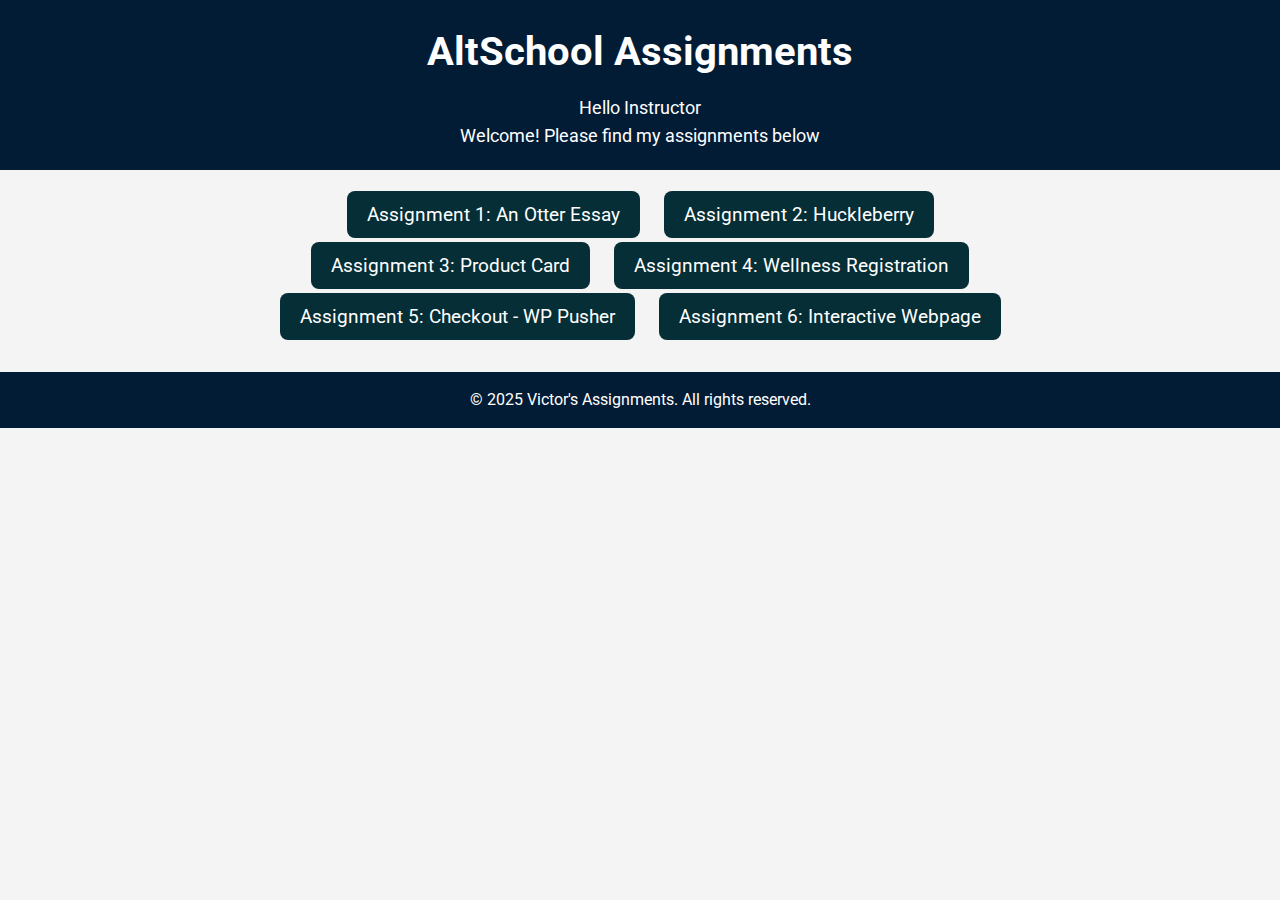
<file: index.html>
<!DOCTYPE html>
<html lang="en">
<head>
    <meta charset="UTF-8">
    <meta name="viewport" content="width=device-width, initial-scale=1.0">
    <title>AltSchool Assignments</title>
    <link href="https://fonts.googleapis.com/css2?family=Roboto:wght@400;700&display=swap" rel="stylesheet">
    <link rel="stylesheet" href="styles.css"> <!-- Linking the external CSS -->
</head>
<body>
    <header>
        <h1>AltSchool Assignments</h1>
        <p>Hello Instructor</p>
        <p>Welcome! Please find my assignments below</p>
    </header>

    <nav>
        <ul>
            <li><a href="/Ex1/">Assignment 1: An Otter Essay</a></li>
            <li><a href="/Ex2/">Assignment 2: Huckleberry</a></li>
            <li><a href="/Ex3/">Assignment 3: Product Card</a></li>
            <li><a href="/Ex4/">Assignment 4: Wellness Registration</a></li>
            <li><a href="/Ex5/">Assignment 5: Checkout - WP Pusher</a></li>
            <li><a href="/Ex6/">Assignment 6: Interactive Webpage</a></li>
        </ul>
    </nav>

    <footer>
        <p>&copy; 2025 Victor's Assignments. All rights reserved.</p>
    </footer>
</body>
</html>
</file>
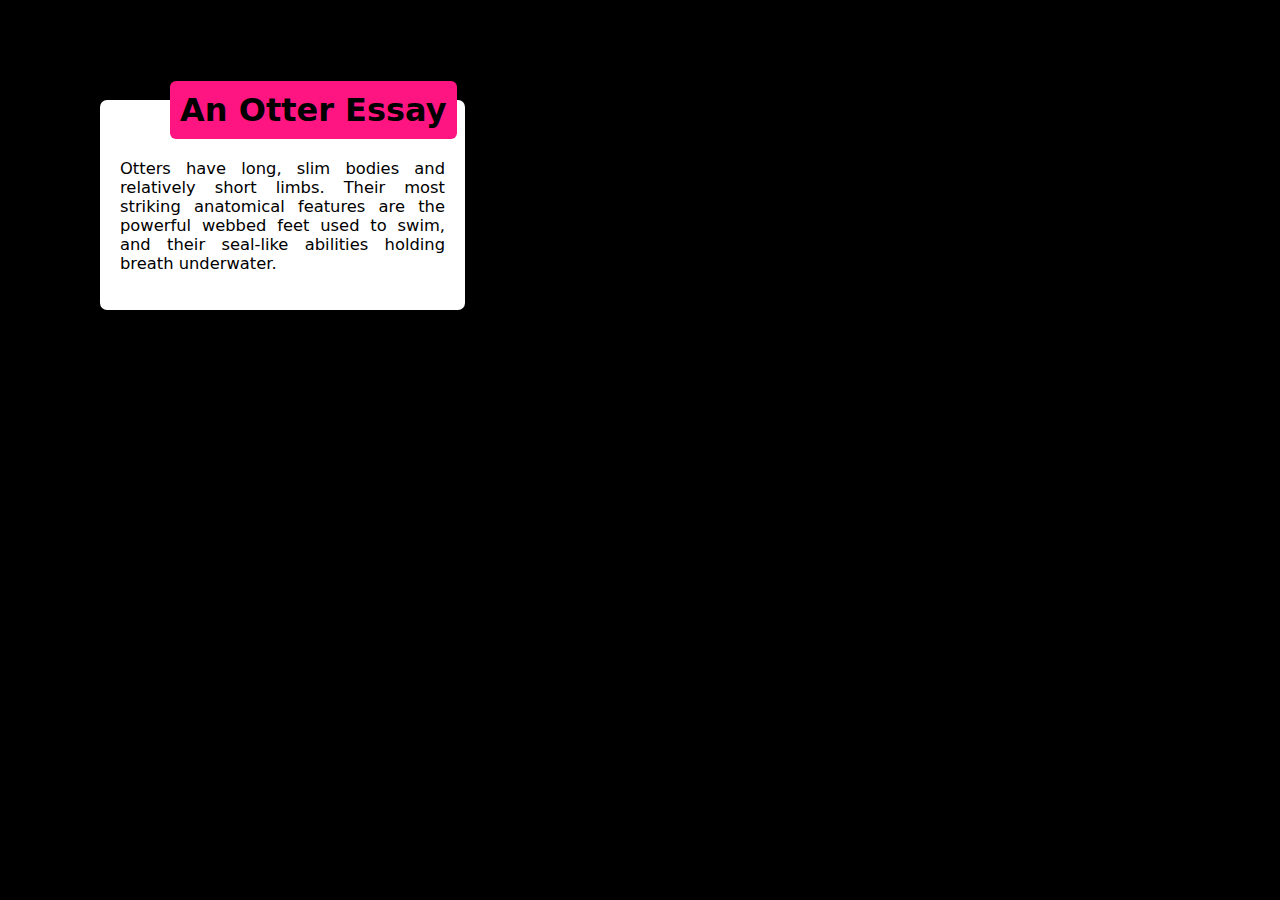
<file: Ex1/index.html>
<!DOCTYPE html>
<html lang="en">

<head>
    <meta charset="UTF-8">
    <meta name="viewport" content="width=device-width, initial-scale=1.0">
    <title>An Otter Essay</title>
    <link href="./style.css" rel="stylesheet" />
</head>

<body>
    <div class="container">
        <div class="header">
            <h1>An Otter Essay</h1>
        </div>
        <div>
            <p>Otters have long, slim bodies and relatively short limbs. Their most striking anatomical features are the
                powerful webbed feet used to swim, and their seal-like abilities holding breath underwater.</p>
        </div>
    </div>
</body>

</html>
</file>
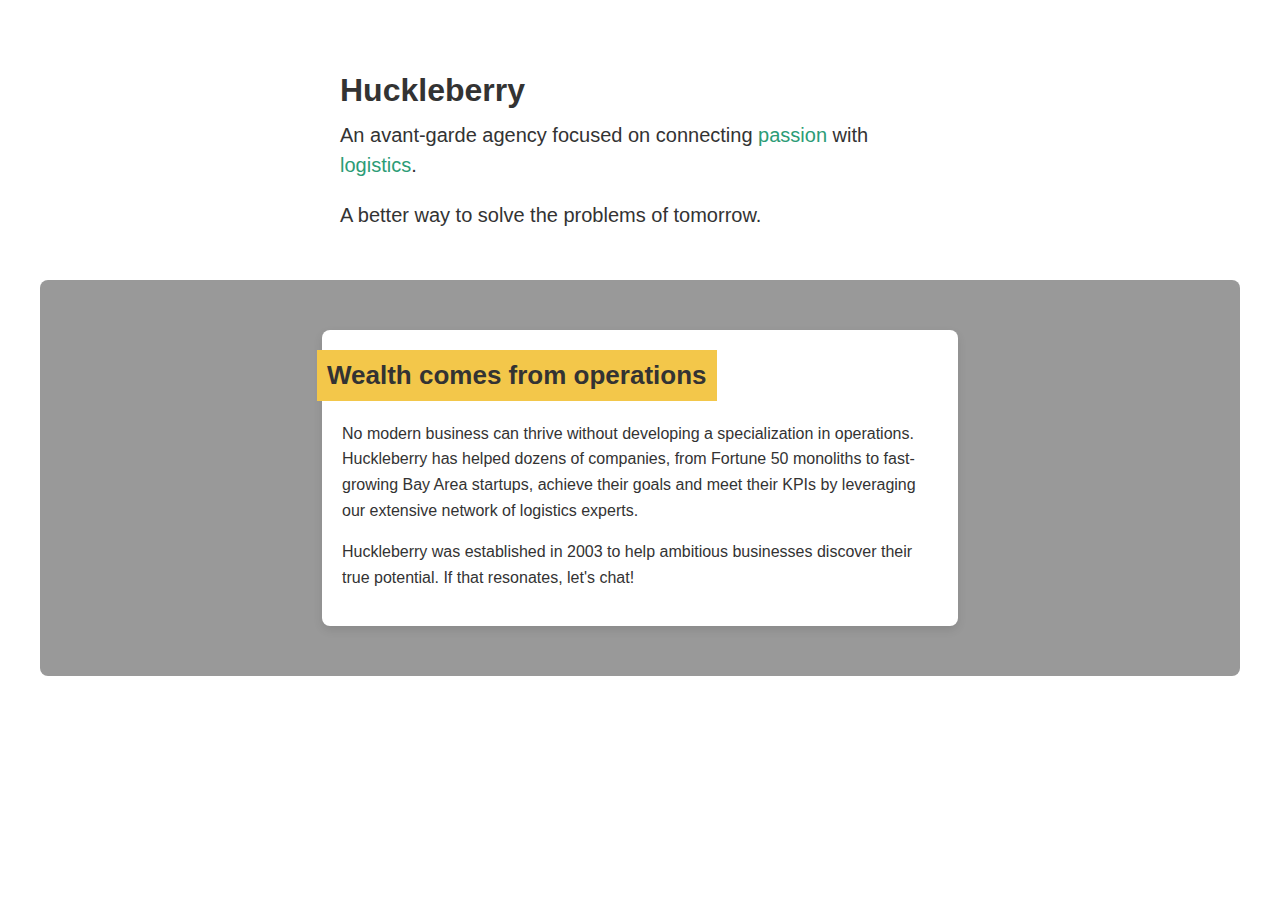
<file: Ex2/index.html>
<!DOCTYPE html>
<html lang="en">
<head>
  <meta charset="UTF-8">
  <meta name="viewport" content="width=device-width, initial-scale=1.0">
  <title>Huckleberry</title>
  <link rel="stylesheet" href="styles.css">
</head>
<body>
  <div class="container">
    <header>
      <h1 class="company-name">Huckleberry</h1>
      <p class="tagline">An avant-garde agency focused on connecting <span class="highlight">passion</span> with <span class="highlight">logistics</span>.</p>
      <p class="tagline">A better way to solve the problems of tomorrow.</p>
    </header>

    <section class="info-section">
      <div class="info-card">
        <h2 class="highlighted-heading">Wealth comes from operations</h2>
        <p class="info-text">
          No modern business can thrive without developing a specialization in operations. 
          Huckleberry has helped dozens of companies, from Fortune 50 monoliths to fast-growing Bay Area startups, 
          achieve their goals and meet their KPIs by leveraging our extensive network of logistics experts.
        </p>
        <p class="info-text">
          Huckleberry was established in 2003 to help ambitious businesses discover their true potential. 
          If that resonates, let's chat!
        </p>
      </div>
    </section>
  </div>
</body>
</html>
</file>
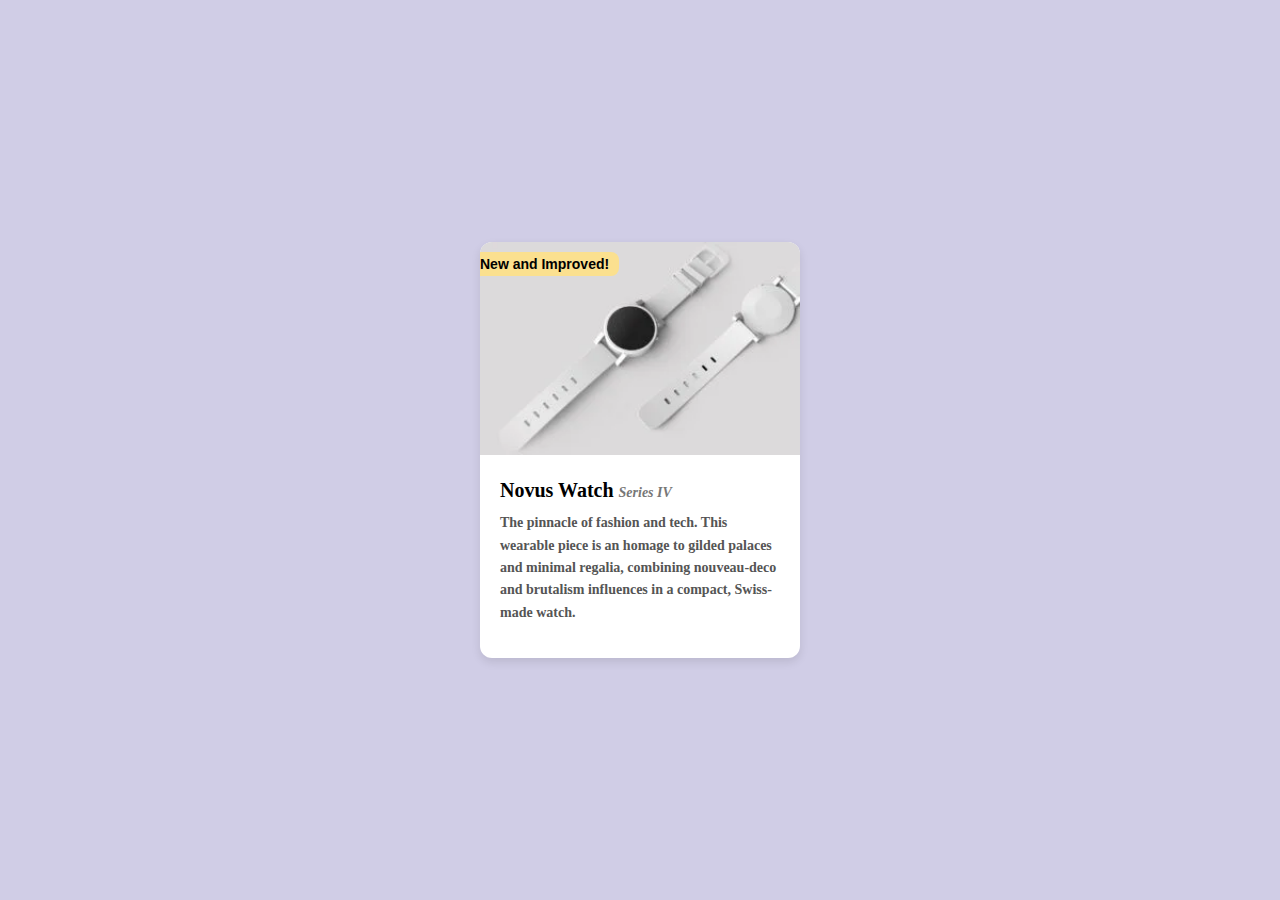
<file: Ex3/index.html>
<!DOCTYPE html>
<html lang="en">
<head>
  <meta charset="UTF-8">
  <meta name="viewport" content="width=device-width, initial-scale=1.0">
  <title>Product Card</title>
  <link rel="stylesheet" href="style.css">
</head>
<body>
  <div class="card-container">
    <div class="card">
      <div class="badge">New and Improved!</div>
      <img src="iwatch.png" alt="Novus Watch" class="card-image">
      <div class="card-content">
        <h2 class="card-title">Novus Watch <span class="series">Series IV</span></h2>
        <p class="card-description">
          The pinnacle of fashion and tech. This wearable piece is an homage to gilded palaces and minimal regalia, 
          combining nouveau-deco and brutalism influences in a compact, Swiss-made watch.
        </p>
      </div>
    </div>
  </div>
</body>
</html>
</file>
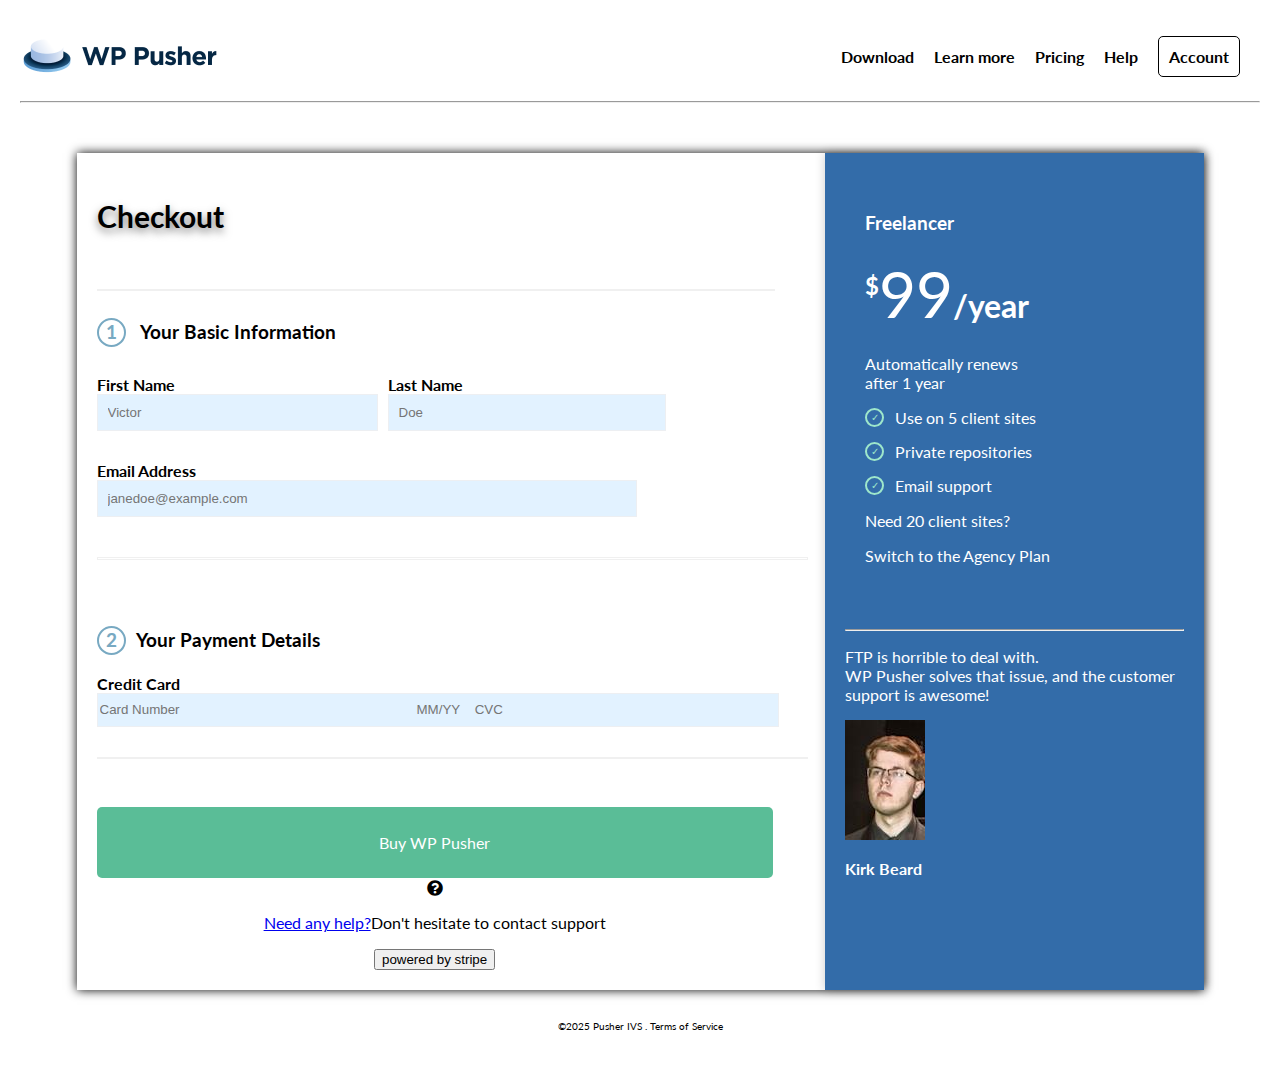
<file: Ex5/index.html>
<!DOCTYPE html>
<html lang="en">

<head>
    <meta charset="UTF-8">
    <meta http-equiv="X-UA-Compatible" content="IE=edge">
    <meta name="viewport" content="width=device-width, initial-scale=1.0">
    <title>WPUSHER</title>
    <link rel="stylesheet" href="styles.css">
    <link rel="stylesheet" href="https://cdnjs.cloudflare.com/ajax/libs/font-awesome/5.15.4/css/all.min.css">
</head>

<body>
    <div class="nav-container">
        <header class="header">
            <div>
                <img src="wpusher.png" alt="Wpusher logo" />
            </div>
            <nav>
                <ul>
                    <a href="#">Download</a></li>
                    <a href="#">Learn more</a></li>
                    <a href="#">Pricing</a></li>
                    <a href="#">Help</a></li>
                    <a href="#"><span>Account</span></a></li>
                </ul>
            </nav>
        </header>
    </div>
    <div>
        <hr class="check-line">
    </div>
    <main class="main">
        <div class="first-contain">
            <div class="content-left">
                <h2>Checkout</h2>
                <hr class="line-checkout">
                <div class="checkout-form">
                    <h3 data-step="1"> Your Basic Information</h3>

                    <div class="name-form">
                        <div class="first-name">
                            <label for="first-name">First Name</label>
                            <input type="text" id="first-name" name="name" placeholder="Victor"/>
                        </div>
                        <div class="last-name">
                            <label for="last-name">Last Name</label>
                            <input type="text" id="last-name" name="name" placeholder="Doe"/>
                    </div>
                </div>
                <div class="email-form">
                    <label for="email">Email Address</label>
                    <input type="email" id="email" name="email" placeholder="janedoe@example.com"/>
                </div>
                <hr class="line-personal-info">
            </div>
            <div class="checkout-card">
                <h3 data-step="2">Your Payment Details</h3>
                <label for="credit-card">Credit Card</label>
                <input type="num" id="credit-card" name="credit-card" placeholder="Card Number                                                                MM/YY    CVC">
                
                <hr class="line-below-check">
            </div>

            <div class="checkout-button">
                <p>Buy WP Pusher</p>
            </div>

            <div class="support">
                <i class="fas fa-question-circle"></i>
                <p><a href="#">Need any help?</a>Don't hesitate to contact support</p>
            </div>
            <div class="stripe">
                <button>powered by <span>stripe</span></button>
            </div>
        </div>
        <div class="content-right">
            <div class="top">
                <h3>Freelancer</h3>
                <h1><span class="dollar">$</span><span class="years">99</span></span>/year</h1>
                <p>Automatically renews <br> after 1 year</p>
                <ol>
                    <li>Use on <span>5</span> client sites</li>
                    <li>Private repositories</li>
                    <li>Email support</li>
                </ol>

                <p>Need 20 client sites?</p>
                <p><span class="custom">Switch to the Agency Plan</span></p>
            </div>

            <div class="bottom">
                <hr class="line-above-comment">
                <p><span>FTP is horrible to deal with. <br>
                        WP Pusher solves that issue, and the customer support is awesome!</span>
                </p>
                <div class="review">
                    <img src="kirk.jpeg" alt="Review Image" class="review-image">
                    <p><strong>Kirk Beard</strong></p>
                </div>
            </div>
        </div>
    </main>
    <div class="footer">
        <footer>
            <p>&copy;2025 Pusher IVS . <span>Terms of Service</span></p>
        </footer>
    </div>
</body>
</html
</file>
<file: Ex1/style.css>
body {
    background-color: black;
    font-family: system-ui, -apple-system, BlinkMacSystemFont, 'Segoe UI', Roboto, Oxygen, Ubuntu, Cantarell, 'Open Sans', 'Helvetica Neue', sans-serif;
    margin: 100px;
  }
  .container {
    background-color: white;
    border-radius: 7px;
    padding: 20px;
    text-align: justify;
    width: 325px;
  }
  .header h1 {
    background-color:  rgb(255, 21, 130);
    bottom: 60px;
    border-radius: 6px;
    left: 50px;
    margin-bottom: auto;
    position:relative;
    padding: 10px;
    width: fit-content;
  }

  p {
    font-size: 1.02rem;
    margin-top: -40px;
    
  }
</file>
<file: Ex2/styles.css>
/* General Styles */
body {
  font-family: 'Segoe UI', Tahoma, Verdana, sans-serif;
  margin: 0;
  padding: 0;
  color: #333;
}

.container {
  padding: 50px 30px;
  max-width: 1200px;
  margin: 0 auto;
}

header {
  text-align: left;
  padding-left: 300px; /* Match the margin-left of .info-card */
}

.company-name {
  color: #333;
  font-weight: bold;
  font-size: 2rem; /* Relative unit */
  line-height: 1.2;
  margin-bottom: 10px;
}

.tagline {
  font-size: 1.25rem; /* Relative unit */
  line-height: 1.5;
  margin-top: 10px;
  max-width: 600px; /* Limit width for readability */
}

.highlight {
  color: #2c9c76; /* Green color for highlighting */
}

.info-section {
  border-radius: 8px;
  background-color: #999999;
  margin-top: 50px;
  padding: 50px;
}

.info-card {
  border-radius: 8px;
  box-shadow: 0 4px 10px rgba(0, 0, 0, 0.1);
  background-color: #fff;
  padding: 20px;
  margin-left: 232px; /* Shift to the right */
  margin-right: 232px; /* Shift to the left */
  max-width: 808px; /* Limit width for readability */
}

.highlighted-heading {
  background-color: #f3c74a; /* Yellow background for the heading */
  color: #333;
  font-size: 1.625rem; /* Relative unit */
  padding: 10px;
  display: inline-block; /* Make the heading fit its content */
  margin-bottom: 20px; /* Space below the heading */
  margin-left: -25px;
  margin-top: 0;
}

  
.info-text {
  font-size: 1rem; /* Relative unit */
  line-height: 1.6;
  margin-top: 0;
}

/* Mobile Styles */
@media (max-width: 768px) {
  .container {
    padding: 10px;
  }

  header {
    padding-left: 20px; /* Reduce padding for mobile */
  }

  .company-name {
    font-size: 1.75rem; /* Smaller font size for mobile */
  }

  .tagline {
    font-size: 1rem; /* Smaller font size for mobile */
    max-width: 100%; /* Full width on mobile */
  }

  .info-section {
    padding: 10px;
  }

  .info-card {
    margin-left: 20px; /* Reduce margin for mobile */
    margin-right: 20px; /* Reduce margin for mobile */
    padding: 15px;
  }

  .highlighted-heading {
    font-size: 1.25rem; /* Smaller font size for mobile */
    padding: 8px;
  }

  .info-text {
    font-size: 0.875rem; /* Smaller font size for mobile */
  }
}
</file>
<file: Ex3/style.css>
body {
    font-family:'Times New Roman', Times, serif;
    background-color: #d0cde6;
    margin: 0;
    display: flex;
    justify-content: center;
    align-items: center;
    height: 100vh;
  }
  
  .card-container {
    display: flex;
    justify-content: center;
    align-items: center;
  }
  
  .card {
    background-color: white;
    border-radius: 12px;
    box-shadow: 0 4px 10px rgba(0, 0, 0, 0.1);
    width: 320px;
    overflow: hidden;
    position: relative;
  }
  
  .badge {
    position: absolute;
    top: 10px;
    left: -10px;
    background-color: #fbe08f;
    color: #000;
    font-size: 14px;
    font-weight: bold;
    padding: 4px 10px;
    border-radius: 8px;
    z-index: 1;
    font-family:'Lucida Sans', 'Lucida Sans Regular', 'Lucida Grande', 'Lucida Sans Unicode', Geneva, Verdana, sans-serif;
  }
  
  .card-image {
    width: 100%;
    height: auto;
  }
  
  .card-content {
    padding: 20px;
  }
  
  .card-title {
    font-size: 20px;
    font-weight: bold;
    margin: 0;
  }
  
  .series {
    font-size: 14px;
    color: #777;
    font-style: italic;
  }
  
  .card-description {
    margin-top: 10px;
    font-size: 14px;
    color: #555;
    line-height: 1.6;
    font-family: 'Times New Roman', Times, serif;
    font-weight: bold;
  }
  /*Media Queries*/
  @media (max-width: 768px) {
    .card {
      width: 90%;
    }
  }
  @media (max-width: 480px) {
    .card {
      width: 100%;
    }
    .card-image {
      height: 200px;
      object-fit: cover;
    }
    .card-content {
      padding: 15px;
    }
    .card-title {
      font-size: 18px;
    }
    .card-description {
      font-size: 12px;
    }
  }
</file>
<file: Ex5/styles.css>
@import url('https://fonts.googleapis.com/css2?family=Lato:ital,wght@0,100;0,300;0,400;0,700;0,900;1,100;1,300;1,400;1,700;1,900&family=Red+Hat+Text:ital,wght@0,300..700;1,300..700&display=swap');

body {
  font-family: 'Lato', sans-serif;
  margin: 10px;
  padding: 10px;

}

.nav-container {
  display: flex;
  flex-direction: column;
  align-items: center;
}

.header {
  display: flex;
  align-items: center;
  justify-content: space-between;
  width: 100%;

}

.nav-container ul {
  display: flex;
  align-items: center;
  margin-inline: 10px;
  list-style: none;
  padding: 0;
  font-weight: 700;
}

.nav-container ul a {
  display: flex;
  margin-inline: 10px;
  background-color: transparent;
  color: black;
  border-radius: 3px;
  cursor: pointer;
  text-decoration: none;
}

.nav-container ul a:hover {
  background-color: lightgrey;
}

.nav-container ul a span {
  padding: 10px;
  border: 1px solid black;
  border-radius: 5px;

}

.main {
  display: flex;
  flex-direction: row;
  justify-content: center;
  margin-top: 50px;
  width: 100%;
}

.first-contain {
  display: flex;
  flex-direction: row;
  flex-wrap: nowrap;
  justify-content: space-between;
  box-shadow: 0 0 10px;
  height: auto;
  max-width: 100vw;
}

.content-left {
  display: flex;
  flex-direction: column;
  width: 60%;
  padding: 20px;
  position: relative;
}

.content-left label {
  font-weight: 700;
}

h2 {
  font-size: 1.875rem;
  text-shadow: 0px 4px 8px rgba(0, 0, 0, 0.5)
}

.content-right {
  display: flex;
  flex-direction: column;
  width: 30%;
  background-color: rgb(51, 108, 169);
  color: white;
  box-shadow: 0 0 10px rgba(0, 0, 0, 0.2);
  gap: 20px;
  padding: 20px;
}

.content-right .dollar {
  font-size: 1.5rem;
  vertical-align: 80%;
}

.content-right .years {
  font-size: 4rem;
  font-weight: lighter;

}

.line-checkout {
  border: 0.2px solid #ccc;
  height: 0px;
  width: 100%;
  margin-top: 30px;
  opacity: 0.3;

}

.line-personal-info {
  border: 0.2px solid #ccc;
  height: 0.3px;
  width: 105%;
  margin-top: 30px;
  opacity: 0.3;
}

.line-below-check {
  border: 0.2px solid #ccc;
  height: 0.3px;
  width: 105%;
  margin-top: 30px;
  opacity: 0.3;
}

.checkout-form {
  display: flex;
  flex-direction: column;
  gap: 10px;
  border-radius: 3px;
  margin-bottom: 20px;
}

.checkout-form input {
  width: 100%;
  padding: 10px;
  box-sizing: border-box;

}

.name-form {
  display: flex;
  flex-direction: row;
  gap: 10px;
}

.email-form {
  margin-top: 20px;
  width: 80%;
}

.checkout-card {
  margin-top: 20px;
  margin-bottom: 20px;
  border-radius: 5px;

}

.checkout-form input {
  border: 1px solid #EDEFF2;
  background-color: rgb(226, 242, 255);
}

.checkout-card input {
  width: 100%;
  border: 1px solid #EDEFF2;
  height: 30px;
  background-color: rgb(226, 242, 255);
}

.checkout-button {
  margin-top: 20px;
  text-align: center;
  background-color: #5abd97;
  color: white;
  padding: 10px;
  border-radius: 5px;
  cursor: pointer;
}

.checkout-form h3::before,
.checkout-card h3::before {
  content: attr(data-step);
  display: inline-block;
  width: 25px;
  height: 25px;
  line-height: 25px;
  margin-right: 10px;
  background-color: transparent;
  color: rgb(120, 169, 194);
  border: 2px solid #78a9c2;
  border-radius: 50%;
  text-align: center;
}

.support {
  text-align: center;
}

.stripe {
  text-align: center;

}


.top {
  padding: 20px;

}

.top ol {
  list-style: none;
  padding: 0;
}

.top ol li {
  margin-bottom: 15px;
  position: relative;
  padding-left: 30px;
}

.top ol li::before {
  content: '\2713';
  position: absolute;
  left: 0;
  width: 15px;
  height: 15px;
  font-size: 10px;
  color: #9ee7cb;
  background-color: transparent;
  border: 2px solid #9ee7cb;
  border-radius: 50%;
  display: flex;
  justify-content: center;
  align-items: center;
}


.footer {
  font-size: 10px;
  padding: 20px;
  text-align: center;
}
/* Mobile Styles */
@media (max-width: 768px) {
  .header {
    flex-direction: column;
    align-items: center;
    text-align: center;
  }

  .nav-container ul {
    flex-direction: column;
    gap: 10px;
  }

  .main {
    flex-direction: column;
    align-items: center;
  }

  .first-contain {
    flex-direction: column;
    width: 100%;
  }

  .content-left,
  .content-right {
    width: 100%;
  }

  .content-right {
    margin-top: 20px;
  }

  .name-form {
    flex-direction: column;
  }

  .email-form {
    width: 100%;
  }

  .checkout-form input,
  .checkout-card input {
    width: 100%;
  }

  .footer {
    padding: 10px;
  }
}
</file>
<file: styles.css>
/* General Reset */
* {
    margin: 0;
    padding: 0;
    box-sizing: border-box;
}

/* Body and Global Styles */
body {
    font-family: 'Roboto', Arial, sans-serif;
    line-height: 1.6;
    background-color: #f4f4f4;
    color: #333;
}

/* Header Styling */
header {
    background-color: #031c36;
    color: white;
    text-align: center;
    padding: 20px 0;
}

header h1 {
    font-size: 2.5em;
    margin-bottom: 10px;
}

header p {
    font-size: 1.1em;
}

/* Navigation Bar Styling */
nav ul {
    list-style-type: none;
    padding: 0;
    margin: 20px auto;
    max-width: 800px;
    text-align: center;
}

nav ul li {
    display: inline-block;
    margin: 10px;
}

nav ul li a {
    text-decoration: none;
    background-color: #052e36;
    color: white;
    padding: 12px 20px;
    border-radius: 8px;
    font-size: 1.2em;
    transition: background-color 0.3s ease;
}

nav ul li a:hover {
    background-color: #1a491f;
}

/* Footer Styling */
footer {
    text-align: center;
    padding: 15px;
    margin-top: 30px;
    background-color: #031c36;
    color: white;
}

footer p {
    font-size: 1em;
}
</file>
